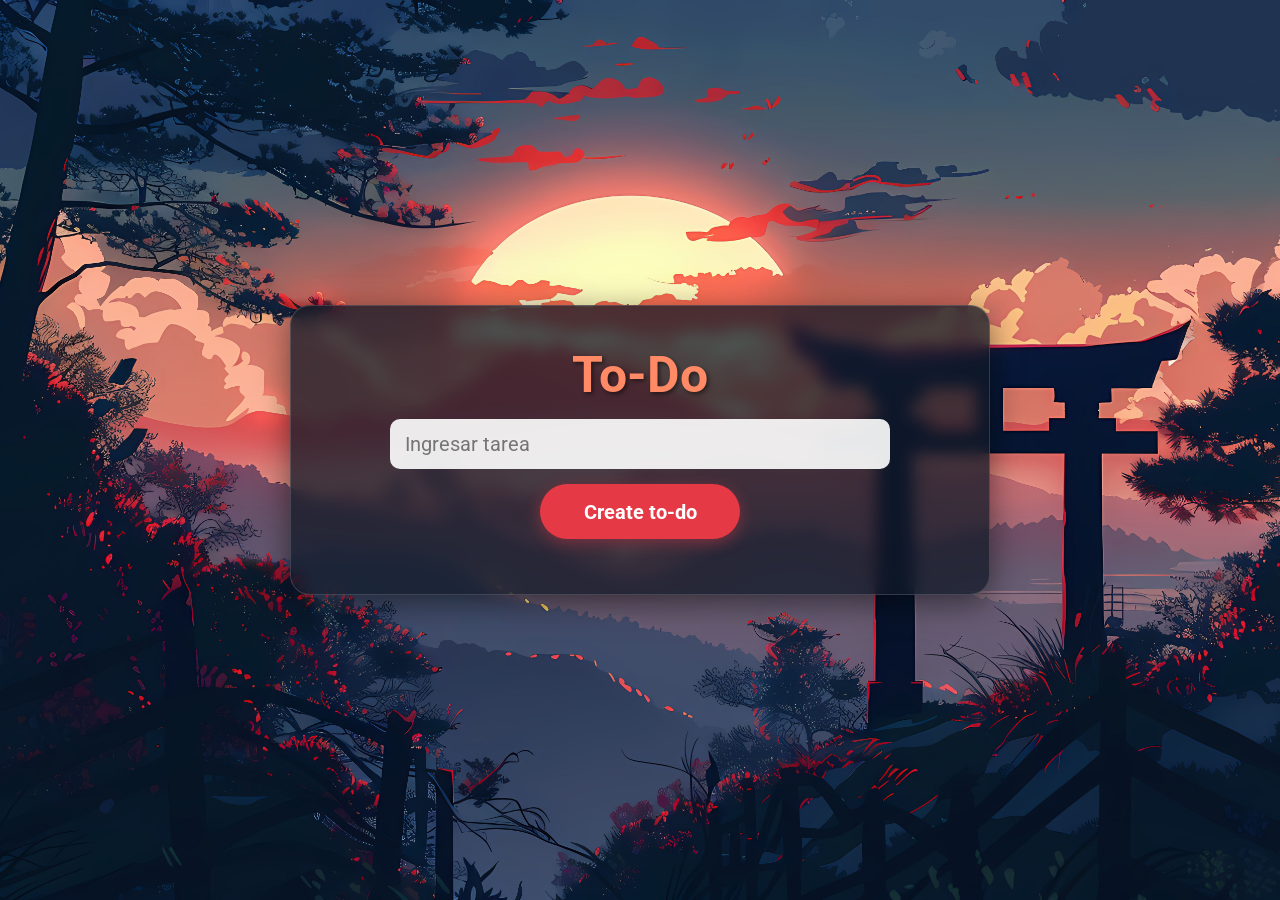
<file: DOMManipulation/index.html>
<!doctype html>
<html lang="en">
  <head>
    <meta charset="UTF-8" />
    <meta name="viewport" content="width=device-width, initial-scale=1.0" />
    <link rel="stylesheet" href="https://cdn.jsdelivr.net/npm/bootstrap-icons@1.13.1/font/bootstrap-icons.min.css">
    <link rel="preconnect" href="https://fonts.googleapis.com" />
    <link rel="preconnect" href="https://fonts.gstatic.com" crossorigin />
    <link
      href="https://fonts.googleapis.com/css2?family=Roboto:wdth,wght@75..100,100..900&display=swap"
      rel="stylesheet"
    />
    <link rel="stylesheet" href="style.css" />
    <link rel="icon" href="image/icon.png" type="image/x-icon" />
    <title>To-DO</title>
  </head>
  <body>
    <main class="contenedor">
      <h1>To-Do</h1>
      
      <form id="formulario-tarea" action="" class="formulario">
        <input
          type="text"
          id="ingresar-tarea" 
          class="ingresar-tarea"
          placeholder="Ingresar tarea"
        />
        <button type="submit">Create to-do</button>
      </form>
      
      <div id="lista-de-tareas">
        <!-- Tareas-->
      </div>
    </main>
    
   
    <script src="app.js" defer></script> 
  </body>
</html>
</file>
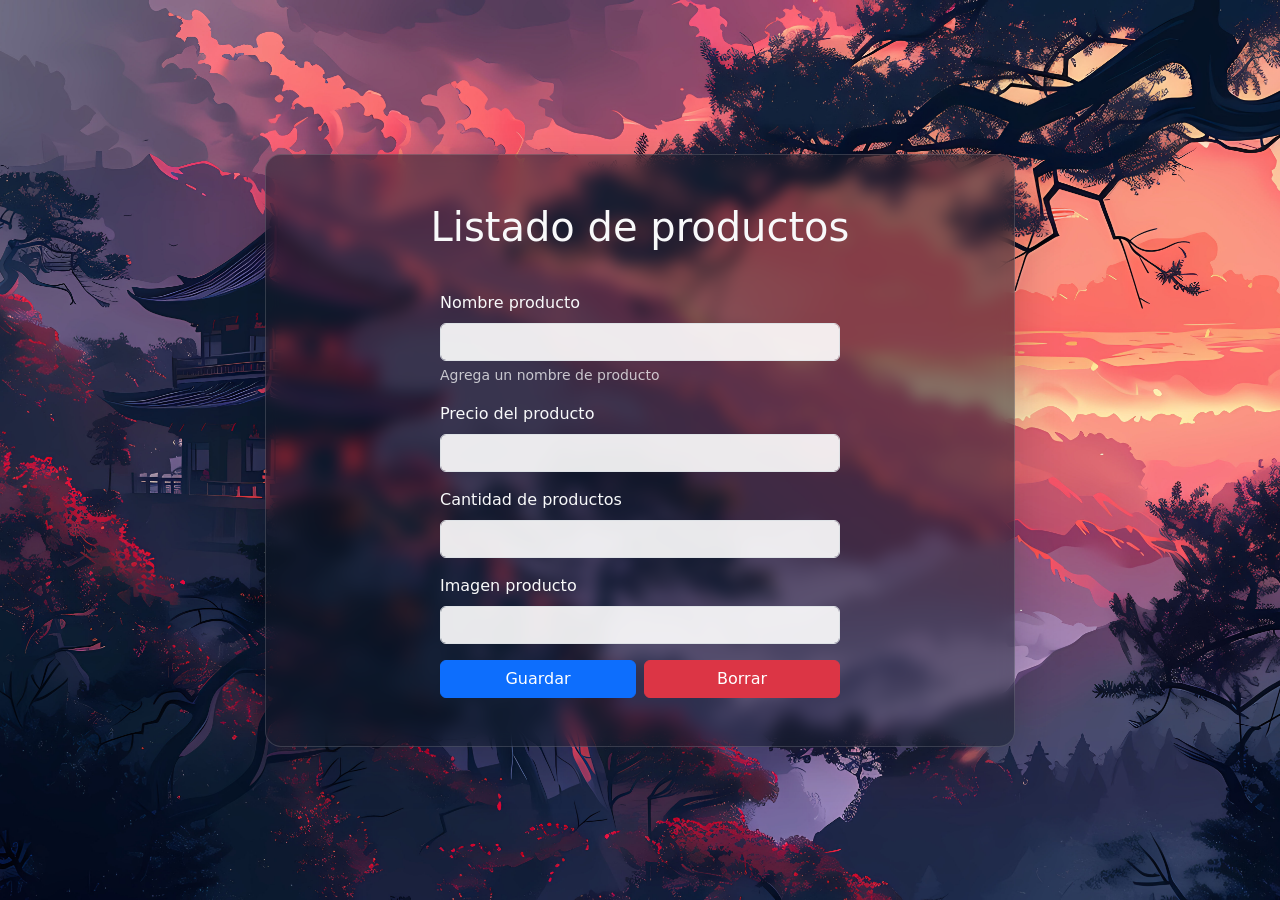
<file: LocalStorage/index.html>
<!doctype html>
<html lang="es">
  <head>
    <meta charset="UTF-8" />
    <meta name="viewport" content="width=device-width, initial-scale=1.0" />
    <!-- 1. Bootstrap -->
    <link
      href="https://cdn.jsdelivr.net/npm/bootstrap@5.3.8/dist/css/bootstrap.min.css"
      rel="stylesheet"
      integrity="sha384-sRIl4kxILFvY47J16cr9ZwB07vP4J8+LH7qKQnuqkuIAvNWLzeN8tE5YBujZqJLB"
      crossorigin="anonymous"
    />
    <!-- 2. Tu CSS personalizado (Cargado después para sobrescribir) -->
    <link rel="stylesheet" href="style.css" />
    <title>LocalStorage</title>
  </head>
  <!-- Usamos Bootstrap para centrar todo en la pantalla y hacer el texto claro -->
  <body
    class="min-vh-100 d-flex justify-content-center align-items-center text-light"
  >
    <!-- main_contain ahora usa clases de Bootstrap para padding, sombras y bordes redondeados -->
    <main
      class="main_contain p-4 p-md-5 rounded-4 shadow-lg d-flex flex-column align-items-center gap-3"
    >
      <div class="w-100">
        <h1 class="text-center mb-4">Listado de productos</h1>
      </div>

      <!-- Quitamos el bg-secondary para que se vea el cristal del fondo -->
      <div class="w-100 d-flex justify-content-center">
        <form class="w-100" style="max-width: 400px">
          <div class="mb-3">
            <label for="nameProd" class="form-label">Nombre producto</label>
            <input type="text" class="form-control" id="nameProduct" />
            <div id="productHelp" class="form-text text-light opacity-75">
              Agrega un nombre de producto
            </div>
          </div>
          <div class="mb-3">
            <label for="priceProduct" class="form-label"
              >Precio del producto</label
            >
            <input type="number" class="form-control" id="priceProduct" />
          </div>
          <div class="mb-3">
            <label for="amountProduct" class="form-label"
              >Cantidad de productos</label
            >
            <input type="number" class="form-control" id="amountProduct" />
          </div>
          <div class="mb-3">
            <label for="imageProduct" class="form-label">Imagen producto</label>
            <input type="url" class="form-control" id="imageProduct" />
          </div>
          <div class="d-flex gap-2 mt-2">
            <button
              type="button"
              class="btn btn-primary w-100"
              id="btnSave"
            >
              Guardar
            </button>
            <button type="button" class="btn btn-danger w-100" id="btn-borrar">
              Borrar
            </button>
          </div>
        </form>
      </div>
    </main>

    <script src="app.js"></script>
  </body>
</html>
</file>
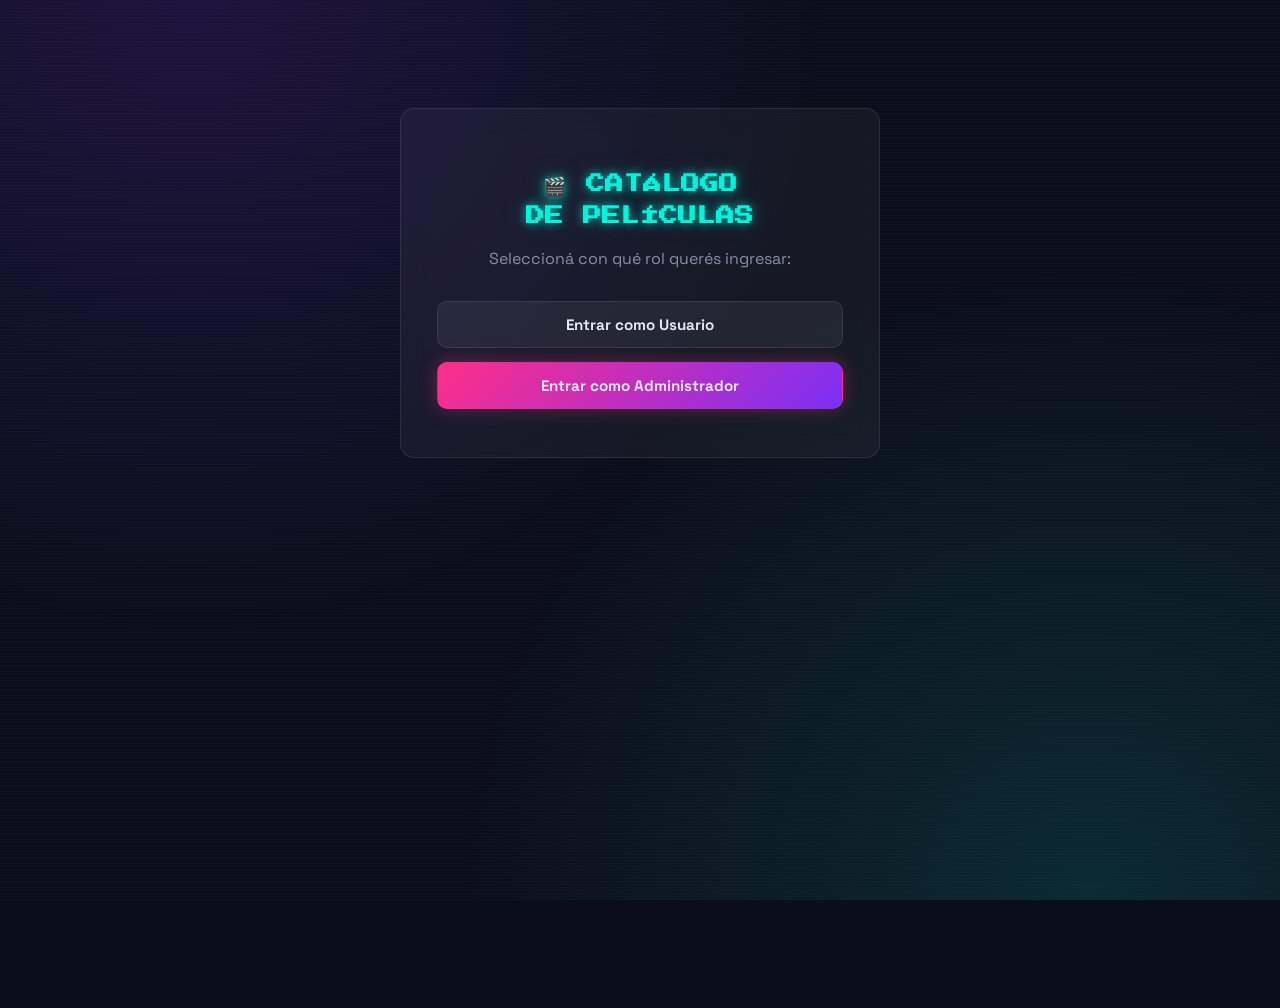
<file: Movie-crud/index.html>
<!DOCTYPE html>
<html lang="es">
<head>
  <meta charset="UTF-8" />
  <meta name="viewport" content="width=device-width, initial-scale=1.0" />
  <title>Películas | Ingreso</title>
  <link rel="stylesheet" href="css/style.css" />
</head>
<body>
  <main class="login-container glass">
    <h1>🎬 CATÁLOGO<br />DE PELÍCULAS</h1>
    <p>Seleccioná con qué rol querés ingresar:</p>

    <div class="login-actions">
      <button onclick="login('user')" class="btn btn-secondary">
        Entrar como Usuario
      </button>
      <button onclick="login('admin')" class="btn btn-primary">
        Entrar como Administrador
      </button>
    </div>
  </main>
  <script src="js/storage.js"></script>
  <script src="js/auth.js"></script>
</body>
</html>
</file>
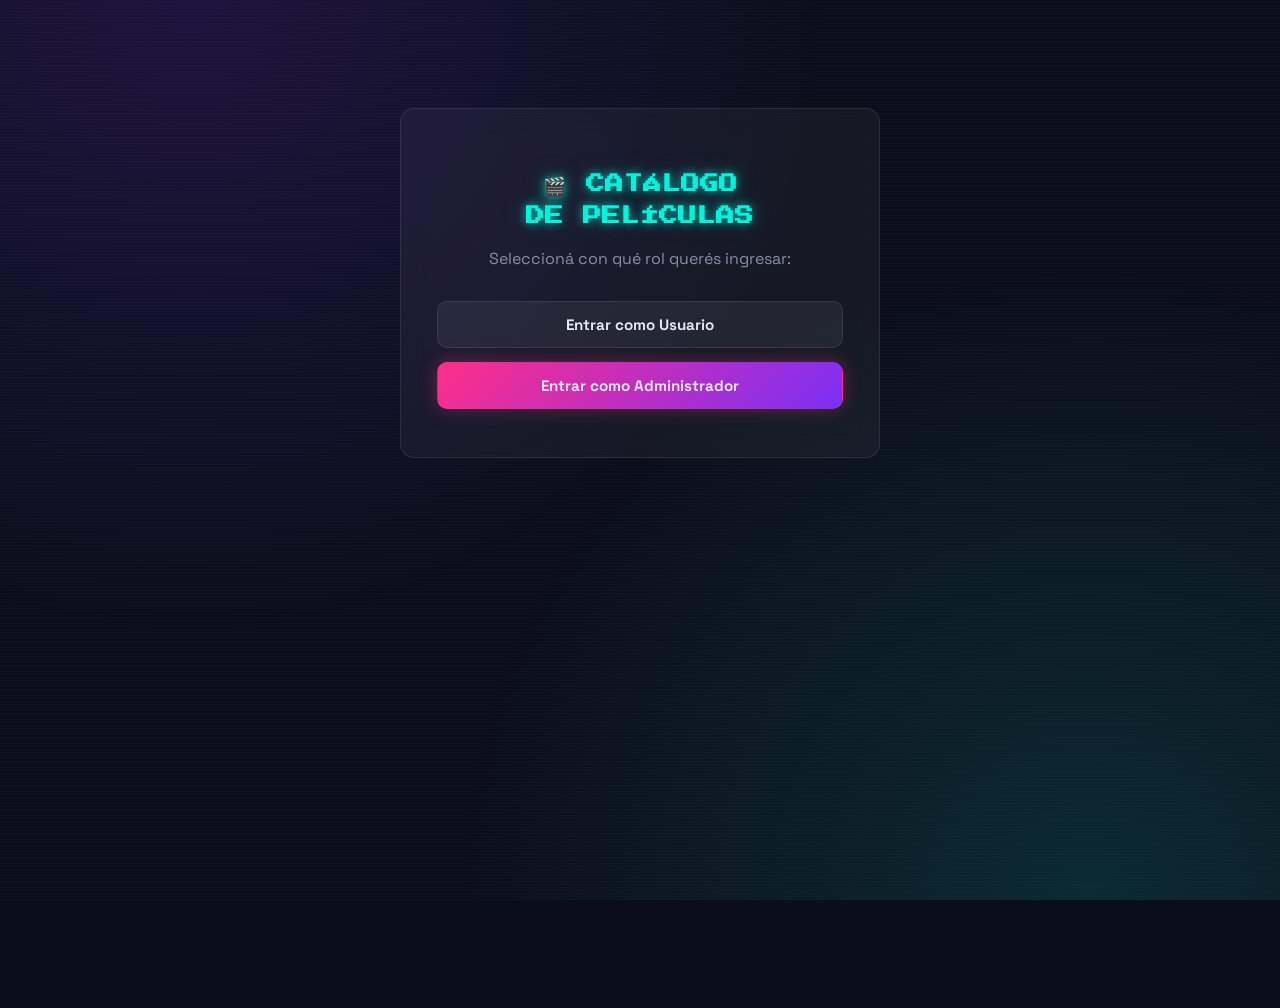
<file: Movie-crud/movies.html>
<!DOCTYPE html>
<html lang="es">
<head>
  <meta charset="UTF-8" />
  <meta name="viewport" content="width=device-width, initial-scale=1.0" />
  <title>Películas | Catálogo</title>
  <link rel="stylesheet" href="css/style.css" />
</head>
<body>

  <!-- ======================= HEADER ======================= -->
  <header class="app-header glass">
    <h1>🎬 CATÁLOGO</h1>

    <div class="session-info">
      <span id="role-badge" class="role-badge"></span>
      <button class="btn btn-secondary btn-icon" onclick="logout()">
        Cerrar sesión
      </button>
    </div>
  </header>

  <!-- ======================= CONTENIDO ======================= -->
  <main class="app-main">
    <section id="admin-panel" class="glass movie-form hidden">
      <h2 class="section-title" style="margin: 0 0 4px;">Agregar película</h2>

      <div class="form-row">
        <label for="input-titulo">Título</label>
        <input type="text" id="input-titulo" placeholder="Ej: Blade Runner" />
      </div>

      <div class="form-row">
        <label for="input-genero">Género</label>
        <input type="text" id="input-genero" placeholder="Ej: Ciencia ficción" />
      </div>

      <div class="form-row">
        <label for="input-anio">Año</label>
        <input type="number" id="input-anio" placeholder="Ej: 1982" />
      </div>

      <div class="form-row">
        <label for="input-poster">URL del póster (opcional)</label>
        <input type="url" id="input-poster" placeholder="https://ejemplo.com/poster.jpg">
        
        <img id="poster-preview" class="poster-preview hidden" alt="Vista previa del póster" />
      </div>

      <div class="form-actions">
        <button id="btn-cancel-edit" class="btn btn-secondary hidden">
          Cancelar
        </button>
        <button id="btn-submit-movie" class="btn btn-primary">
          Agregar
        </button>
      </div>
    </section>

    <h2 class="section-title">Películas</h2>

    <section class="glass filters-bar">
      <input
        type="text"
        id="search-input"
        placeholder="Buscar por título..."
        class="search-input"
      />

      <select id="filter-genero">
        <option value="">Todos los géneros</option>
      </select>

      <select id="filter-anio">
        <option value="">Todos los años</option>
      </select>
    </section>

    <div id="movies-grid" class="movies-grid"></div>

  </main>

  <script src="js/storage.js"></script>
  <script src="js/auth.js"></script>
  <script src="js/app.js"></script>
</body>
</html>
</file>
<file: DOMManipulation/style.css>
* {
    margin: 0;
    padding: 0;
    box-sizing: border-box;
    font-family: 'Roboto', sans-serif;
}

body {
    min-height: 100vh;
    display: flex;
    justify-content: center;
    align-items: center;
    text-align: center;
    padding: 40px 0;
    background: url('image/background.jpg') no-repeat center center/cover;
    color: #f0f4f8; 
}

.contenedor {
    width: 700px;
    background-color: rgba(17, 24, 39, 0.75); 
    padding: 40px;
    border: 1px solid rgba(255, 255, 255, 0.15);
    border-radius: 20px;
    backdrop-filter: blur(8px);
    overflow-y: auto;
    -webkit-backdrop-filter: blur(8px);
    box-shadow: 0 8px 32px rgba(0, 0, 0, 0.5);
    display: flex;
    flex-wrap: wrap;
    flex-direction: column;
    align-items: center;
    gap: 15px;
}

.formulario {
    width: 100%;
    max-width: 500px;
    display: flex;
    flex-wrap: wrap;
    flex-direction: column;
    align-items: center;
    gap: 15px;
}

/* Título */
h1 {
    font-size: 50px;
    font-weight: bold;
    color: #ff8a65; 
    text-shadow: 2px 2px 4px rgba(0,0,0,0.5);
}

/* Ingresar texto */
input {
    width: 100%;
    height: 50px;
    font-size: 20px;
    padding: 10px 15px;
    border: none;
    border-radius: 10px;
    background-color: rgba(255, 255, 255, 0.9);
    color: #1a1a1a;
    outline: none;
    transition: box-shadow 0.3s ease;
}

input:focus {
    box-shadow: 0 0 0 3px rgba(255, 138, 101, 0.5);
}

/* Botón */
button {
    width: 200px;
    height: 55px;
    color: white;
    background-color: #e63946;
    font-size: 20px;
    font-weight: bold;
    border-radius: 30px;
    border: none;
    cursor: pointer;
    user-select: none;
    transition: background-color 0.3s ease, transform 0.1s ease;
    box-shadow: 0 4px 15px rgba(230, 57, 70, 0.4);
}

button:hover {
    background-color: #ff4d5a;
    transform: translateY(-2px); 
}

/* Lista de tareas */
.lista-de-tareas {
    width: 100%;
    max-width: 500px;
    margin-top: 15px;
    display: flex;
    flex-direction: column;
    gap: 12px;
}

.tarea {
    width: 100%;
    min-height: 60px;
    font-size: 20px;
    padding: 15px;
    color: #f8fafc;
    background-color: rgba(30, 41, 59, 0.8); 
    border: 1px solid rgba(255, 255, 255, 0.1);
    border-radius: 12px;
    display: flex;
    align-items: center;
    justify-content: space-between;
    text-align: left;
    box-shadow: 0 4px 6px rgba(0, 0, 0, 0.2);
}

.tarea-completa {
    text-decoration: line-through;
    color: #94a3b8;
    background-color: rgba(15, 23, 42, 0.5);
}

.tarea p {
    flex-grow: 1;
    margin-right: 15px;
    word-break: break-word;
}

/* Contenedor de iconos */
.iconos {
    display: flex;
    gap: 12px;
}

i {
    font-size: 22px;
    cursor: pointer;
    transition: color 0.3s ease, transform 0.2s ease;
}


.icono-completar {
    color: #4ade80; 
}

.icono-eliminar {
    color: #f87171;
}

.icono-completar:hover {
    color: #22c55e;
    transform: scale(1.1);
}

.icono-eliminar:hover {
    color: #ef4444;
    transform: scale(1.1);
}

.input-edicion {
    font: inherit;
    width: 100%;
    border: 1px solid #ccc;
    padding: 2px 4px;
}
</file>
<file: Movie-crud/css/style.css>
@import url("https://fonts.googleapis.com/css2?family=Press+Start+2P&family=Space+Grotesk:wght@400;500;700&display=swap");

:root {
  --bg: #0b0e1a;
  --bg-alt: #12162a;
  --glass: rgba(255, 255, 255, 0.045);
  --glass-border: rgba(255, 255, 255, 0.09);

  --neon-magenta: #ff2e88;
  --neon-cyan: #05f2db;
  --neon-violet: #7b2ff7;

  --text: #e8e6f3;
  --text-muted: #8a8fa8;

  --font-display: "Press Start 2P", monospace;
  --font-body: "Space Grotesk", sans-serif;

  --radius: 14px;
}

* {
  box-sizing: border-box;
}

body {
  margin: 0;
  min-height: 100vh;
  background: var(--bg);
  color: var(--text);
  font-family: var(--font-body);
  background-image:
    repeating-linear-gradient(
      0deg,
      rgba(255, 255, 255, 0.015) 0px,
      rgba(255, 255, 255, 0.015) 1px,
      transparent 1px,
      transparent 3px
    ),
    radial-gradient(circle at 15% 0%, rgba(123, 47, 247, 0.16), transparent 45%),
    radial-gradient(circle at 85% 100%, rgba(5, 242, 219, 0.12), transparent 45%);
  background-attachment: fixed;
}

.glass {
  background: var(--glass);
  border: 1px solid var(--glass-border);
  border-radius: var(--radius);
  backdrop-filter: blur(14px);
  -webkit-backdrop-filter: blur(14px); 
}

/* --- Login (index.html) -------------------------------------------------- */
.login-container {
  max-width: 480px;
  margin: 12vh auto;
  padding: 48px 36px;
  text-align: center;
}

.login-container h1 {
  font-family: var(--font-display);
  font-size: 1.15rem;
  line-height: 1.7;
  letter-spacing: 1px;
  color: var(--neon-cyan);
  text-shadow:
    0 0 8px rgba(5, 242, 219, 0.7),
    0 0 22px rgba(5, 242, 219, 0.35);
  margin-bottom: 12px;
}

.login-container p {
  color: var(--text-muted);
  margin-bottom: 32px;
}

.login-actions {
  display: flex;
  flex-direction: column;
  gap: 14px;
}

.btn {
  font-family: var(--font-body);
  font-weight: 700;
  font-size: 0.95rem;
  padding: 13px 20px;
  border-radius: 10px;
  border: 1px solid transparent;
  cursor: pointer;
  transition: transform 0.15s ease, box-shadow 0.15s ease, background 0.15s ease;
  color: var(--text);
}

.btn:hover {
  transform: translateY(-2px);
}

.btn:active {
  transform: translateY(0);
}

.btn-primary {
  background: linear-gradient(135deg, var(--neon-magenta), var(--neon-violet));
  box-shadow: 0 0 18px rgba(255, 46, 136, 0.35);
}

.btn-primary:hover {
  box-shadow: 0 0 26px rgba(255, 46, 136, 0.55);
}

.btn-secondary {
  background: rgba(255, 255, 255, 0.06);
  border-color: var(--glass-border);
}

.btn-secondary:hover {
  border-color: var(--neon-cyan);
  box-shadow: 0 0 16px rgba(5, 242, 219, 0.3);
}

.btn-danger {
  background: rgba(255, 46, 136, 0.12);
  border-color: rgba(255, 46, 136, 0.4);
  color: #ffb3d3;
}

.btn-danger:hover {
  background: rgba(255, 46, 136, 0.22);
  box-shadow: 0 0 14px rgba(255, 46, 136, 0.3);
}

.btn-icon {
  padding: 8px 12px;
  font-size: 0.85rem;
}

/* --- Header de peliculas.html --------------------------------------------- */
.app-header {
  display: flex;
  justify-content: space-between;
  align-items: center;
  flex-wrap: wrap;
  gap: 16px;
  max-width: 1100px;
  margin: 24px auto;
  padding: 20px 28px;
}

.app-header h1 {
  font-family: var(--font-display);
  font-size: 0.95rem;
  color: var(--neon-magenta);
  text-shadow: 0 0 10px rgba(255, 46, 136, 0.55);
  margin: 0;
}

.session-info {
  display: flex;
  align-items: center;
  gap: 14px;
  color: var(--text-muted);
  font-size: 0.9rem;
}

.role-badge {
  font-family: var(--font-body);
  font-weight: 700;
  font-size: 0.72rem;
  text-transform: uppercase;
  letter-spacing: 0.6px;
  padding: 5px 12px;
  border-radius: 999px;
  border: 1px solid currentColor;
}

.role-badge.role-admin {
  color: var(--neon-violet);
  box-shadow: 0 0 10px rgba(123, 47, 247, 0.4) inset;
}

.role-badge.role-user {
  color: var(--neon-cyan);
  box-shadow: 0 0 10px rgba(5, 242, 219, 0.4) inset;
}

/* --- Contenedor principal / grilla ---------------------------------------- */
.app-main {
  max-width: 1100px;
  margin: 0 auto 60px;
  padding: 0 28px;
}

.section-title {
  font-family: var(--font-body);
  font-weight: 700;
  font-size: 1.1rem;
  margin: 28px 0 16px;
  color: var(--text);
}

.filters-bar {
  display: flex;
  flex-wrap: wrap;
  gap: 12px;
  padding: 14px 18px;
  margin-bottom: 22px;
}

.filters-bar .search-input {
  flex: 1 1 220px;
}

.filters-bar input,
.filters-bar select {
  font-family: var(--font-body);
  background: rgba(255, 255, 255, 0.05);
  border: 1px solid var(--glass-border);
  border-radius: 8px;
  padding: 10px 12px;
  color: var(--text);
  font-size: 0.9rem;
}

.filters-bar select {
  flex: 0 1 170px;
}

.filters-bar input:focus,
.filters-bar select:focus {
  outline: none;
  border-color: var(--neon-cyan);
  box-shadow: 0 0 0 3px rgba(5, 242, 219, 0.15);
}

.filters-bar select option {
  background: var(--bg-alt);
  color: var(--text);
}

.movies-grid {
  display: grid;
  grid-template-columns: repeat(auto-fill, minmax(220px, 1fr));
  gap: 22px;
}

.movie-card {
  position: relative;
  padding: 0 0 16px;
  overflow: hidden;
  transition: box-shadow 0.2s ease, transform 0.2s ease;
}

.movie-card .movie-poster {
  width: 100%;
  aspect-ratio: 2 / 3;
  object-fit: contain;
  display: block;
  background: linear-gradient(
    160deg,
    rgba(123, 47, 247, 0.14),
    rgba(5, 242, 219, 0.08)
  );
  border-bottom: 1px solid var(--glass-border);
}

.movie-card .movie-poster-placeholder {
  width: 100%;
  aspect-ratio: 2 / 3;
  display: flex;
  align-items: center;
  justify-content: center;
  font-size: 2rem;
  color: var(--text-muted);
  background: rgba(255, 255, 255, 0.03);
  border-bottom: 1px solid var(--glass-border);
}

.movie-card .movie-body {
  padding: 14px 18px 0 26px;
  position: relative;
}

.movie-card:hover {
  transform: translateY(-3px);
  box-shadow: 0 0 0 1px var(--neon-cyan), 0 0 24px rgba(5, 242, 219, 0.25);
}

.movie-card::before {
  content: "";
  position: absolute;
  left: 0;
  top: 0;
  bottom: 0;
  width: 10px;
  background: repeating-linear-gradient(
    180deg,
    rgba(255, 255, 255, 0.35) 0px,
    rgba(255, 255, 255, 0.35) 6px,
    transparent 6px,
    transparent 16px
  );
  -webkit-mask-image: radial-gradient(circle, black 55%, transparent 56%);
  mask-image: radial-gradient(circle, black 55%, transparent 56%);
  -webkit-mask-size: 10px 16px;
  mask-size: 10px 16px;
  -webkit-mask-repeat: repeat-y;
  mask-repeat: repeat-y;
}

.movie-card .movie-year {
  font-size: 0.72rem;
  color: var(--text-muted);
  letter-spacing: 0.5px;
}

.movie-card h3 {
  margin: 6px 0 4px;
  font-size: 1.05rem;
  font-weight: 700;
  color: var(--text);
}

.movie-card .movie-genre {
  display: inline-block;
  font-size: 0.72rem;
  font-weight: 700;
  text-transform: uppercase;
  letter-spacing: 0.5px;
  color: var(--neon-cyan);
  border: 1px solid rgba(5, 242, 219, 0.4);
  border-radius: 999px;
  padding: 3px 10px;
  margin-top: 6px;
}

.movie-card .movie-actions {
  display: flex;
  gap: 8px;
  margin-top: 14px;
}

.empty-state {
  text-align: center;
  padding: 60px 20px;
  color: var(--text-muted);
}

/* --- Formulario (alta / edición, solo admin) ------------------------------- */
.movie-form {
  padding: 24px 26px;
  margin-bottom: 8px;
  display: grid;
  gap: 14px;
}

.form-row {
  display: grid;
  gap: 6px;
}

.form-row label {
  font-size: 0.82rem;
  color: var(--text-muted);
}

.form-row input,
.form-row select {
  font-family: var(--font-body);
  background: rgba(255, 255, 255, 0.05);
  border: 1px solid var(--glass-border);
  border-radius: 8px;
  padding: 11px 12px;
  color: var(--text);
  font-size: 0.95rem;
}

.form-row input:focus,
.form-row select:focus {
  outline: none;
  border-color: var(--neon-cyan);
  box-shadow: 0 0 0 3px rgba(5, 242, 219, 0.15);
}

.form-row input[type="file"] {
  padding: 8px;
  font-size: 0.85rem;
}

.poster-preview {
  margin-top: 10px;
  width: 100px;
  aspect-ratio: 2 / 3;
  object-fit: cover;
  border-radius: 8px;
  border: 1px solid var(--glass-border);
  box-shadow: 0 0 14px rgba(5, 242, 219, 0.25);
}

.form-actions {
  display: flex;
  gap: 10px;
  justify-content: flex-end;
}

.hidden {
  display: none !important;
}

/* --- Accesibilidad: foco visible siempre, incluso sobre el fondo oscuro --- */
a:focus-visible,
button:focus-visible,
input:focus-visible,
select:focus-visible {
  outline: 2px solid var(--neon-cyan);
  outline-offset: 2px;
}

/* --- Responsive ------------------------------------------------------------ */
@media (max-width: 560px) {
  .login-container {
    margin: 8vh auto;
    padding: 36px 22px;
  }

  .app-header {
    padding: 16px 18px;
  }

  .app-main {
    padding: 0 18px;
  }

  .movies-grid {
    grid-template-columns: 1fr;
  }
}

/* --- Reduced motion: respetamos la preferencia del sistema operativo ------ */
@media (prefers-reduced-motion: reduce) {
  * {
    transition: none !important;
    animation: none !important;
  }
}
</file>
<file: LocalStorage/style.css>
/* Eliminamos el * y el body extensos, Bootstrap ya normaliza eso */

body {
    /* Mantenemos tu imagen de fondo */
    background: url('image/japan-background-digital-art.jpg') no-repeat center center/cover;
}

.main_contain {
    /* Ancho máximo para que sea responsivo en móviles */
    width: 90%; 
    max-width: 750px;
    
    /* El efecto Cristal (Glassmorphism) */
    background-color: rgba(17, 24, 39, 0.5); 
    backdrop-filter: blur(8px);
    -webkit-backdrop-filter: blur(8px); /* Para soporte en Safari */
    
    /* Borde sutil transparente */
    border: 1px solid rgba(255, 255, 255, 0.15);
    
    /* Aseguramos que si hay muchos productos, se pueda scrollear internamente */
    max-height: 90vh;
    overflow-y: auto;
}

/* Opcional: Para que los inputs no rompan la estética oscura, puedes personalizarlos un poco */
.form-control {
    background-color: rgba(255, 255, 255, 0.9);
}
</file>
